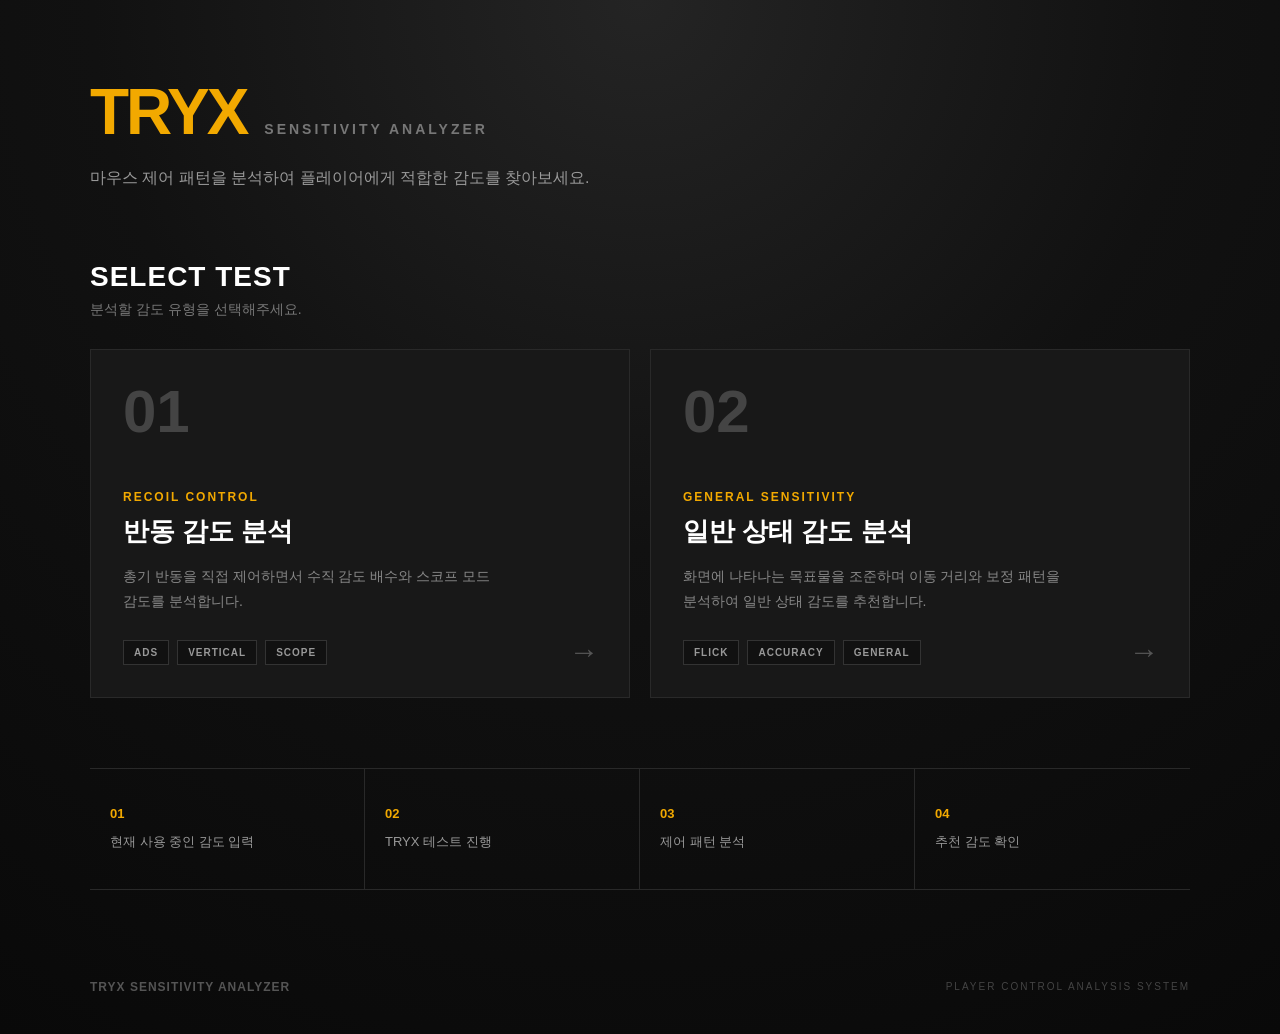
<file: index.html>
<!DOCTYPE html>
<html lang="ko">
<head>
    <meta charset="UTF-8">
    <meta name="viewport" content="width=device-width, initial-scale=1.0">
    <title>TRYX Sensitivity Analyzer</title>
    <link rel="stylesheet" href="./css/main.css">
</head>
<body>
    <main id="wrap">
        <header class="main_header">
            <div class="logo">
                <h1>TRYX</h1>
                <span>SENSITIVITY ANALYZER</span>
            </div>
            <p class="main_description">
                마우스 제어 패턴을 분석하여
                플레이어에게 적합한 감도를 찾아보세요.
            </p>
        </header>
        <section class="test_select">
            <h2>
                SELECT TEST
            </h2>
            <p class="select_description">
                분석할 감도 유형을 선택해주세요.
            </p>
            <div class="test_card_wrap">
                <a href="./recoil.html" class="test_card">
                    <div class="test_card_number">
                        01
                    </div>
                    <div class="test_card_content">
                        <span class="test_type">
                            RECOIL CONTROL
                        </span>
                        <h3>반동 감도 분석</h3>
                        <p>
                            총기 반동을 직접 제어하면서
                            수직 감도 배수와 스코프 모드 감도를
                            분석합니다.
                        </p>
                        <div class="test_target">
                            <span>ADS</span>
                            <span>VERTICAL</span>
                            <span>SCOPE</span>
                        </div>
                    </div>
                    <div class="test_card_arrow">
                        →
                    </div>
                </a>
                <a href="./general.html" class="test_card">
                    <div class="test_card_number">
                        02
                    </div>
                    <div class="test_card_content">
                        <span class="test_type">
                            GENERAL SENSITIVITY
                        </span>
                        <h3>일반 상태 감도 분석</h3>
                        <p>
                            화면에 나타나는 목표물을 조준하며
                            이동 거리와 보정 패턴을 분석하여
                            일반 상태 감도를 추천합니다.
                        </p>
                        <div class="test_target">
                            <span>FLICK</span>
                            <span>ACCURACY</span>
                            <span>GENERAL</span>
                        </div>
                    </div>
                    <div class="test_card_arrow">
                        →
                    </div>
                </a>
            </div>
        </section>
        <section class="main_info">
            <div>
                <strong>01</strong>
                <span>현재 사용 중인 감도 입력</span>
            </div>
            <div>
                <strong>02</strong>
                <span>TRYX 테스트 진행</span>
            </div>
            <div>
                <strong>03</strong>
                <span>제어 패턴 분석</span>
            </div>
            <div>
                <strong>04</strong>
                <span>추천 감도 확인</span>
            </div>
        </section>
        <footer>
            <p>TRYX SENSITIVITY ANALYZER</p>
            <span>PLAYER CONTROL ANALYSIS SYSTEM</span>
        </footer>
    </main>    
</body>
</html>
</file>
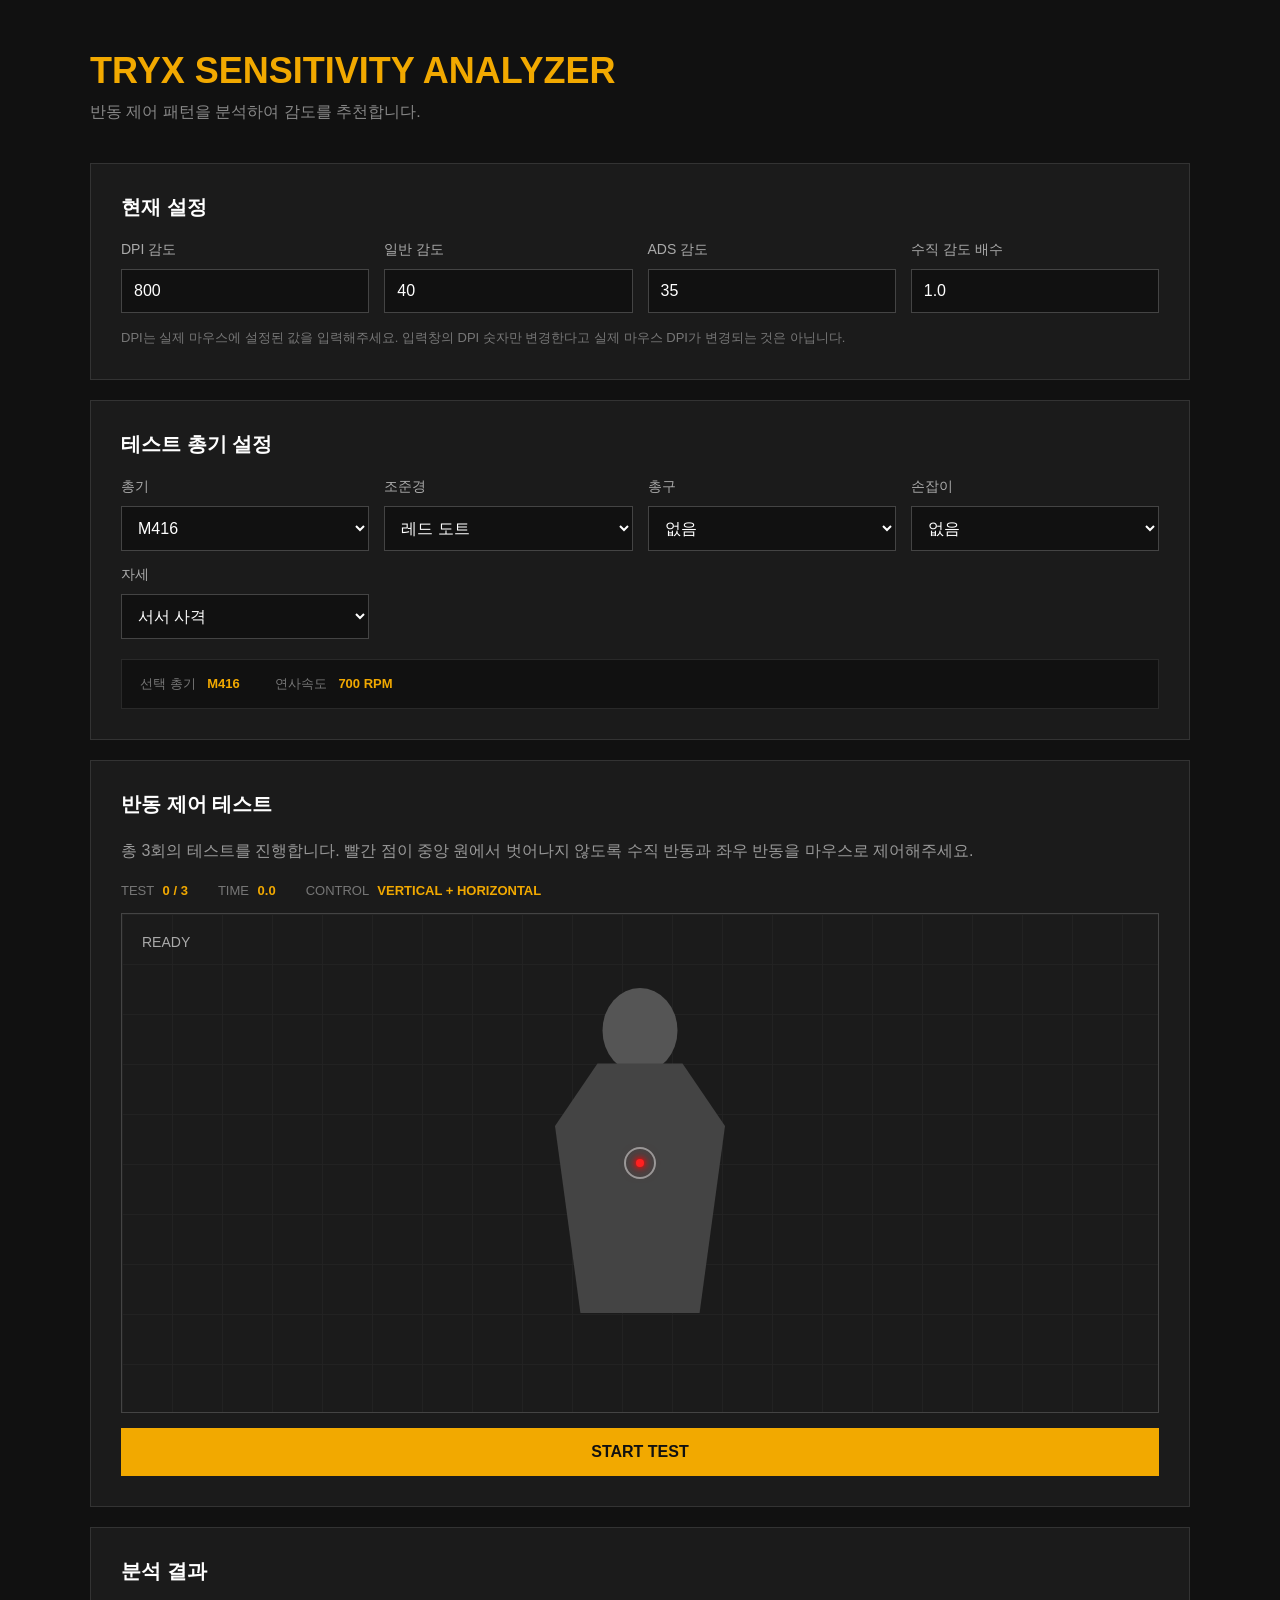
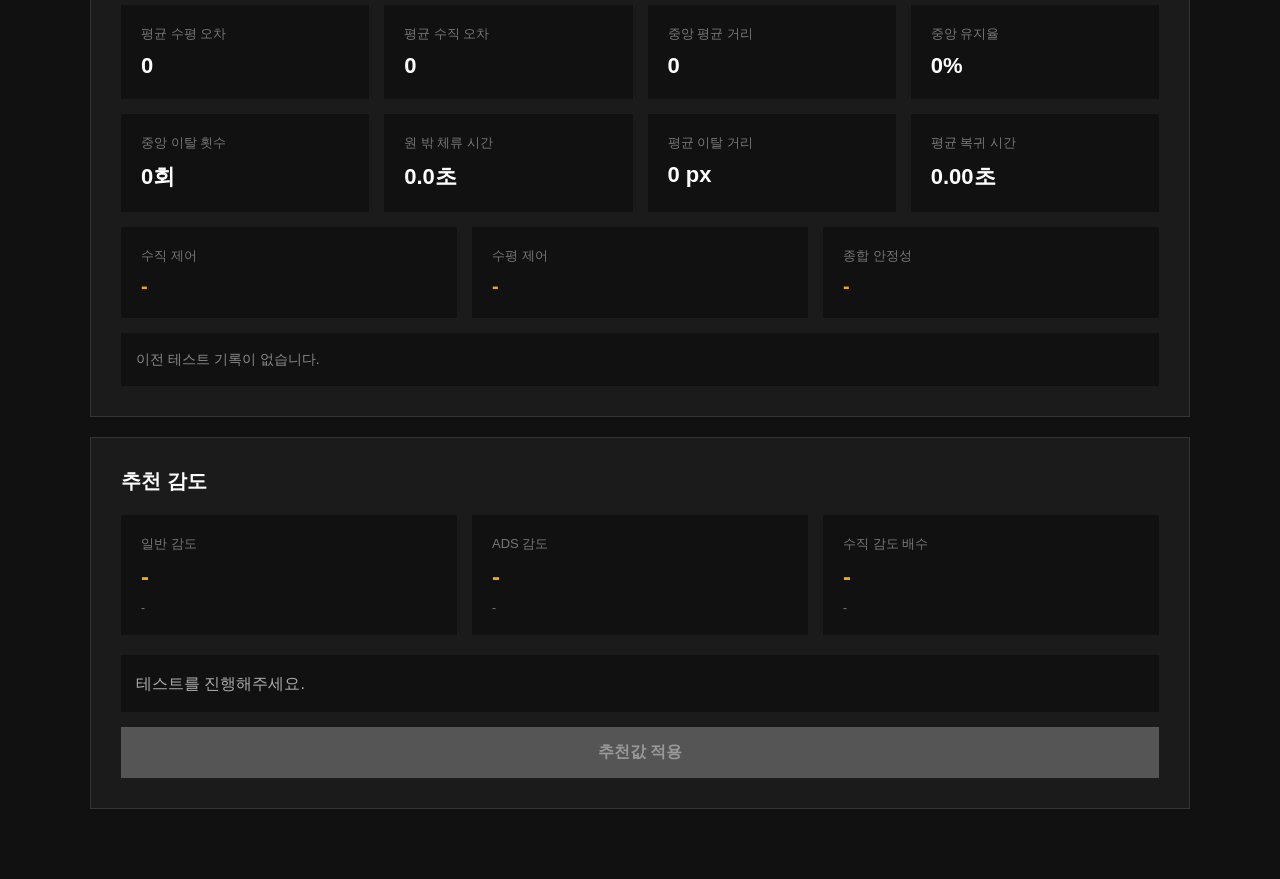
<file: html/index.html>
<!DOCTYPE html>
<html lang="ko">
<head>
    <meta charset="UTF-8">
    <meta name="viewport" content="width=device-width, initial-scale=1.0">
    <title>TRYX Sensitivity Analyzer</title>
    <link rel="stylesheet" href="/css/style.css">
    <script src="/js/script.js" defer></script>
</head>
<body>
<div id="wrap">
    <header>
        <h1>TRYX SENSITIVITY ANALYZER</h1>
        <p>반동 제어 패턴을 분석하여 감도를 추천합니다.</p>
    </header>
    <main>
        <!-- 현재 설정 -->
        <section class="setting">
            <h2>현재 설정</h2>
            <div class="setting_grid">
                <label>
                    DPI 감도
                    <input type="number" id="dpi" value="800" min="100" max="10000">
                </label>
                <label>
                    일반 감도
                    <input type="number" id="general" value="40" min="0" max="100">
                </label>
                <label>
                    ADS 감도
                    <input type="number" id="ads" value="35" min="1" max="100">
                </label>
                <label>
                    수직 감도 배수
                    <input type="number" id="vertical" value="1.0" min="0.1" max="2" step="0.01">
                </label>
            </div>
            <p class="setting_note">
                DPI는 실제 마우스에 설정된 값을 입력해주세요.
                입력창의 DPI 숫자만 변경한다고 실제 마우스 DPI가 변경되는 것은 아닙니다.
            </p>
        </section>
        <!-- 총기 설정 -->
        <section class="weapon_setting">
            <h2>테스트 총기 설정</h2>
            <div class="weapon_grid">
                <label>
                    총기
                    <select id="weapon">
                        <option value="m416">M416</option>
                        <option value="beryl">Beryl M762</option>
                        <option value="aug">AUG</option>
                        <option value="ace32">ACE32</option>
                        <option value="akm">AKM</option>
                    </select>
                </label>
                <label>
                    조준경
                    <select id="sight">
                        <option value="redDot">레드 도트</option>
                        <option value="holo">홀로그램</option>
                        <option value="2x">2배율</option>
                        <option value="3x">3배율</option>
                        <option value="4x">4배율</option>
                        <option value="6x">6배율</option>
                    </select>
                </label>
                <label>
                    총구
                    <select id="muzzle">
                        <option value="none">없음</option>
                        <option value="compensator">보정기</option>
                        <option value="muzzleBrake">제동기</option>
                        <option value="flashHider">소염기</option>
                        <option value="suppressor">소음기</option>
                    </select>
                </label>
                <label>
                    손잡이
                    <select id="grip">
                        <option value="none">없음</option>
                        <option value="vertical">수직 손잡이</option>
                        <option value="tilted">틸티드 그립</option>
                        <option value="half">하프 그립</option>
                        <option value="thumb">엄지 그립</option>
                    </select>
                </label>
                <label>
                    자세
                    <select id="stance">
                        <option value="stand">서서 사격</option>
                        <option value="crouch">앉아서 사격</option>
                    </select>
                </label>
            </div>
            <div class="weapon_info">
                <span>
                    선택 총기
                    <strong id="selectedWeapon">M416</strong>
                </span>
                <span>
                    연사속도
                    <strong id="weaponRPM">700 RPM</strong>
                </span>
            </div>
        </section>
        <!-- 반동 테스트 -->
        <section class="test" id="testSection">
            <h2>반동 제어 테스트</h2>
            <p class="description">
                총 3회의 테스트를 진행합니다.
                빨간 점이 중앙 원에서 벗어나지 않도록
                수직 반동과 좌우 반동을 마우스로 제어해주세요.
            </p>
            <div class="test_info">
                <span>
                    TEST
                    <strong id="roundText">0 / 3</strong>
                </span>
                <span>
                    TIME
                    <strong id="timeText">0.0</strong>
                </span>
                <span>
                    CONTROL
                    <strong>VERTICAL + HORIZONTAL</strong>
                </span>
            </div>
            <div id="aimArea">
                <div id="target">
                    <div class="target_head"></div>
                    <div class="target_body"></div>
                    <!-- 실제 JS 판정 기준과 정확히 같은 원 -->
                    <div class="target_center"></div>
                </div>
                <div id="redDot"></div>
                <div id="status">
                    READY
                </div>
            </div>
            <button id="startBtn">
                START TEST
            </button>
        </section>
        <!-- 분석 결과 -->
        <section class="result">
            <h2>분석 결과</h2>
            <div class="result_grid">
                <div>
                    <span>평균 수평 오차</span>
                    <strong id="resultX">0</strong>
                </div>
                <div>
                    <span>평균 수직 오차</span>
                    <strong id="resultY">0</strong>
                </div>
                <div>
                    <span>중앙 평균 거리</span>
                    <strong id="averageDistance">0</strong>
                </div>
                <div>
                    <span>중앙 유지율</span>
                    <strong id="centerRate">0%</strong>
                </div>
            </div>
            <!-- 중앙 이탈 분석 -->
            <div class="detail_grid">
                <div>
                    <span>중앙 이탈 횟수</span>
                    <strong id="escapeCount">0회</strong>
                </div>
                <div>
                    <span>원 밖 체류 시간</span>
                    <strong id="outsideTime">0.0초</strong>
                </div>
                <div>
                    <span>평균 이탈 거리</span>
                    <strong id="outsideDistance">0 px</strong>
                </div>
                <div>
                    <span>평균 복귀 시간</span>
                    <strong id="returnTime">0.00초</strong>
                </div>
            </div>
            <!-- 제어 분석 -->
            <div class="control_result">
                <div>
                    <span>수직 제어</span>
                    <strong id="verticalControl">-</strong>
                </div>

                <div>
                    <span>수평 제어</span>
                    <strong id="horizontalControl">-</strong>
                </div>

                <div>
                    <span>종합 안정성</span>
                    <strong id="stability">-</strong>
                </div>
            </div>
            <p id="comparison">
                이전 테스트 기록이 없습니다.
            </p>
        </section>
        <!-- 추천 감도 -->
        <section class="recommend">
            <h2>추천 감도</h2>
            <div class="recommend_grid">
                <div>
                    <span>일반 감도</span>
                    <strong id="recommendGeneral">-</strong>
                    <small id="recommendGeneralState">-</small>
                </div>
                <div>
                    <span>ADS 감도</span>
                    <strong id="recommendADS">-</strong>
                    <small id="recommendADSState">-</small>
                </div>
                <div>
                    <span>수직 감도 배수</span>
                    <strong id="recommendVertical">-</strong>
                    <small id="recommendVerticalState">-</small>
                </div>
            </div>
            <p id="feedback">
                테스트를 진행해주세요.
            </p>
            <button id="applyRecommendBtn" disabled>
                추천값 적용
            </button>
        </section>
    </main>
</div>
</body>
</html>
</file>
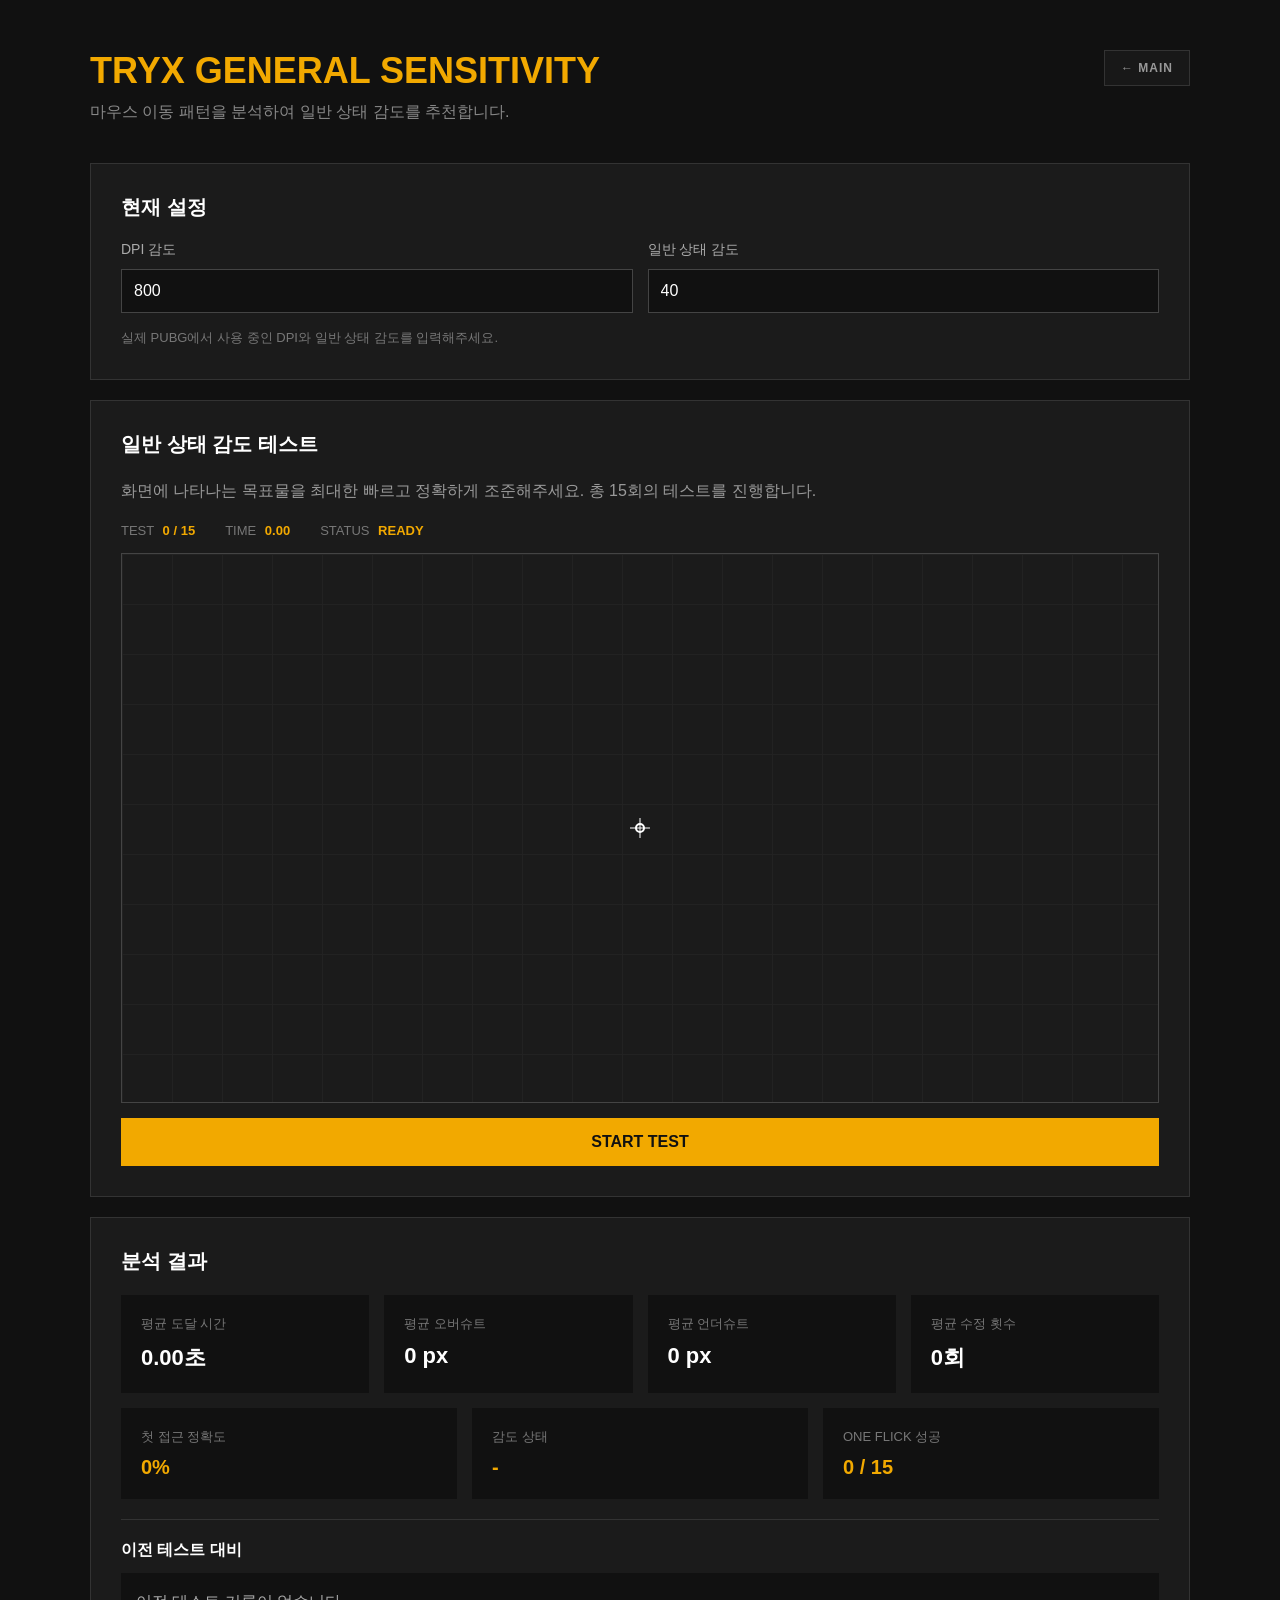
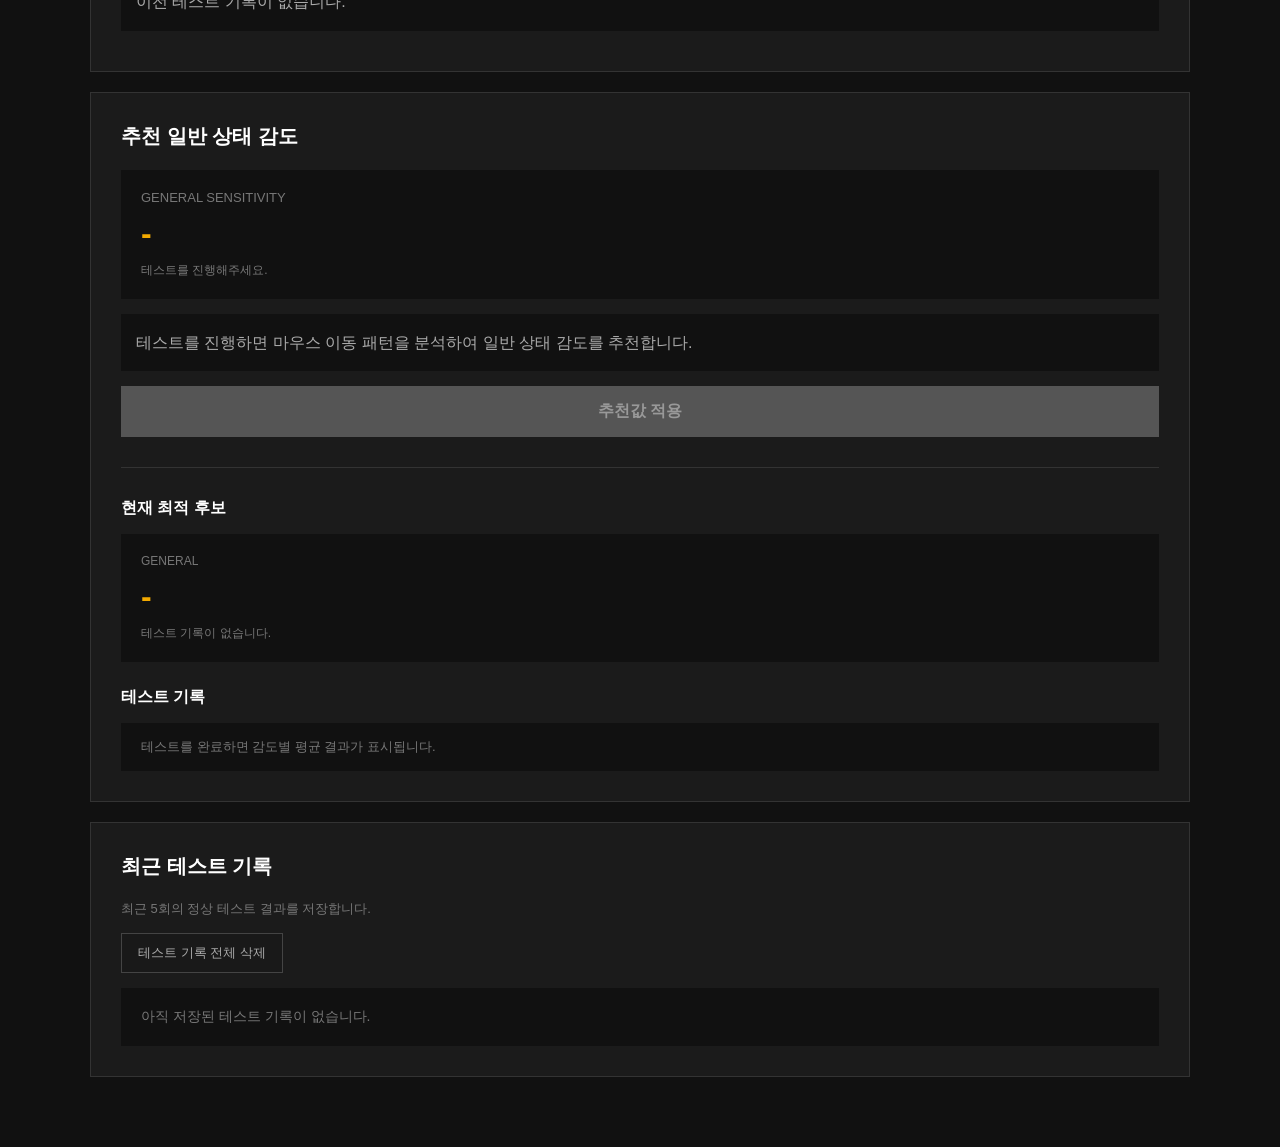
<file: general.html>
<!DOCTYPE html>
<html lang="ko">
<head>
    <meta charset="UTF-8">
    <meta name="viewport" content="width=device-width, initial-scale=1.0">
    <title>TRYX General Sensitivity</title>
    <link rel="stylesheet" href="./css/general.css">
    <script src="./js/general.js" defer></script>
</head>
<body>
    <div id="wrap">
        <header class="page_header">
            <div class="page_header_text">
                <h1>TRYX GENERAL SENSITIVITY</h1>
                <p>마우스 이동 패턴을 분석하여 일반 상태 감도를 추천합니다.</p>
            </div>
            <a href="./index.html" class="home_btn">← MAIN</a>
        </header>
        <main>
            <section class="setting">
                <h2>현재 설정</h2>
                <div class="setting_grid">
                    <label>
                        DPI 감도
                        <input type="number" id="dpi" value="800" min="100" max="10000">
                    </label>
                    <label>
                        일반 상태 감도
                        <input type="number" id="general" value="40" min="0" max="100">
                    </label>
                </div>
                <p class="setting_note">
                    실제 PUBG에서 사용 중인 DPI와 일반 상태 감도를 입력해주세요.
                </p>
            </section>
            <section class="test" id="testSection">
                <h2>일반 상태 감도 테스트</h2>
                <p class="description">
                    화면에 나타나는 목표물을 최대한 빠르고 정확하게 조준해주세요.
                    총 15회의 테스트를 진행합니다.
                </p>
                <div class="test_info">
                    <span>
                        TEST
                        <strong id="roundText">0 / 15</strong>
                    </span>
                    <span>
                        TIME
                        <strong id="timeText">0.00</strong>
                    </span>
                    <span>
                        STATUS
                        <strong id="statusText">READY</strong>
                    </span>
                </div>
                <div id="aimArea">
                    <div id="crosshair"></div>
                    <div id="target"></div>
                    <div id="countdownOverlay"></div>
                </div>
                <button id="startBtn">START TEST</button>
            </section>
            <section class="result">
                <h2>분석 결과</h2>
                <div class="result_grid">
                    <div>
                        <span>평균 도달 시간</span>
                        <strong id="averageTime">0.00초</strong>
                    </div>
                    <div>
                        <span>평균 오버슈트</span>
                        <strong id="averageOvershoot">0 px</strong>
                    </div>
                    <div>
                        <span>평균 언더슈트</span>
                        <strong id="averageUndershoot">0 px</strong>
                    </div>
                    <div>
                        <span>평균 수정 횟수</span>
                        <strong id="averageCorrection">0회</strong>
                    </div>
                </div>
                <div class="control_result">
                    <div>
                        <span>첫 접근 정확도</span>
                        <strong id="firstAccuracy">0%</strong>
                    </div>
                    <div>
                        <span>감도 상태</span>
                        <strong id="sensitivityState">-</strong>
                    </div>
                    <div>
                        <span>ONE FLICK 성공</span>
                        <strong id="oneFlickSuccessCount">0 / 15</strong>
                    </div>
                </div>
                <div class="general_comparison">
                    <h3>이전 테스트 대비</h3>
                    <p id="generalComparisonSummary">이전 테스트 기록이 없습니다.</p>
                    <div id="generalComparisonGrid" class="general_comparison_grid"></div>
                </div>
            </section>
            <section class="recommend">
                <h2>추천 일반 상태 감도</h2>
                <div class="recommend_box">
                    <span>GENERAL SENSITIVITY</span>
                    <strong id="recommendGeneral">-</strong>
                    <small id="recommendState">테스트를 진행해주세요.</small>
                </div>
                <p id="feedback">
                    테스트를 진행하면 마우스 이동 패턴을 분석하여 일반 상태 감도를 추천합니다.
                </p>
                <button id="applyRecommendBtn" disabled>추천값 적용</button>
                <div class="sensitivity_history">
                    <h3>현재 최적 후보</h3>
                    <div class="best_candidate">
                        <span>GENERAL</span>
                        <strong id="bestSensitivity">-</strong>
                        <small id="bestSensitivityState">테스트 기록이 없습니다.</small>
                    </div>
                    <h3>테스트 기록</h3>
                    <div id="sensitivityHistoryList" class="history_list">
                        <p class="history_empty">테스트를 완료하면 감도별 평균 결과가 표시됩니다.</p>
                    </div>
                </div>
            </section>
            <section class="recent_history">
                <h2>최근 테스트 기록</h2>
                <p class="recent_history_note">최근 5회의 정상 테스트 결과를 저장합니다.</p>
                <button id="clearGeneralHistoryBtn">테스트 기록 전체 삭제</button>
                <div id="generalHistoryList">
                    <p class="recent_history_empty">아직 저장된 테스트 기록이 없습니다.</p>
                </div>
            </section>
        </main>
    </div>
</body>
</html>
</file>
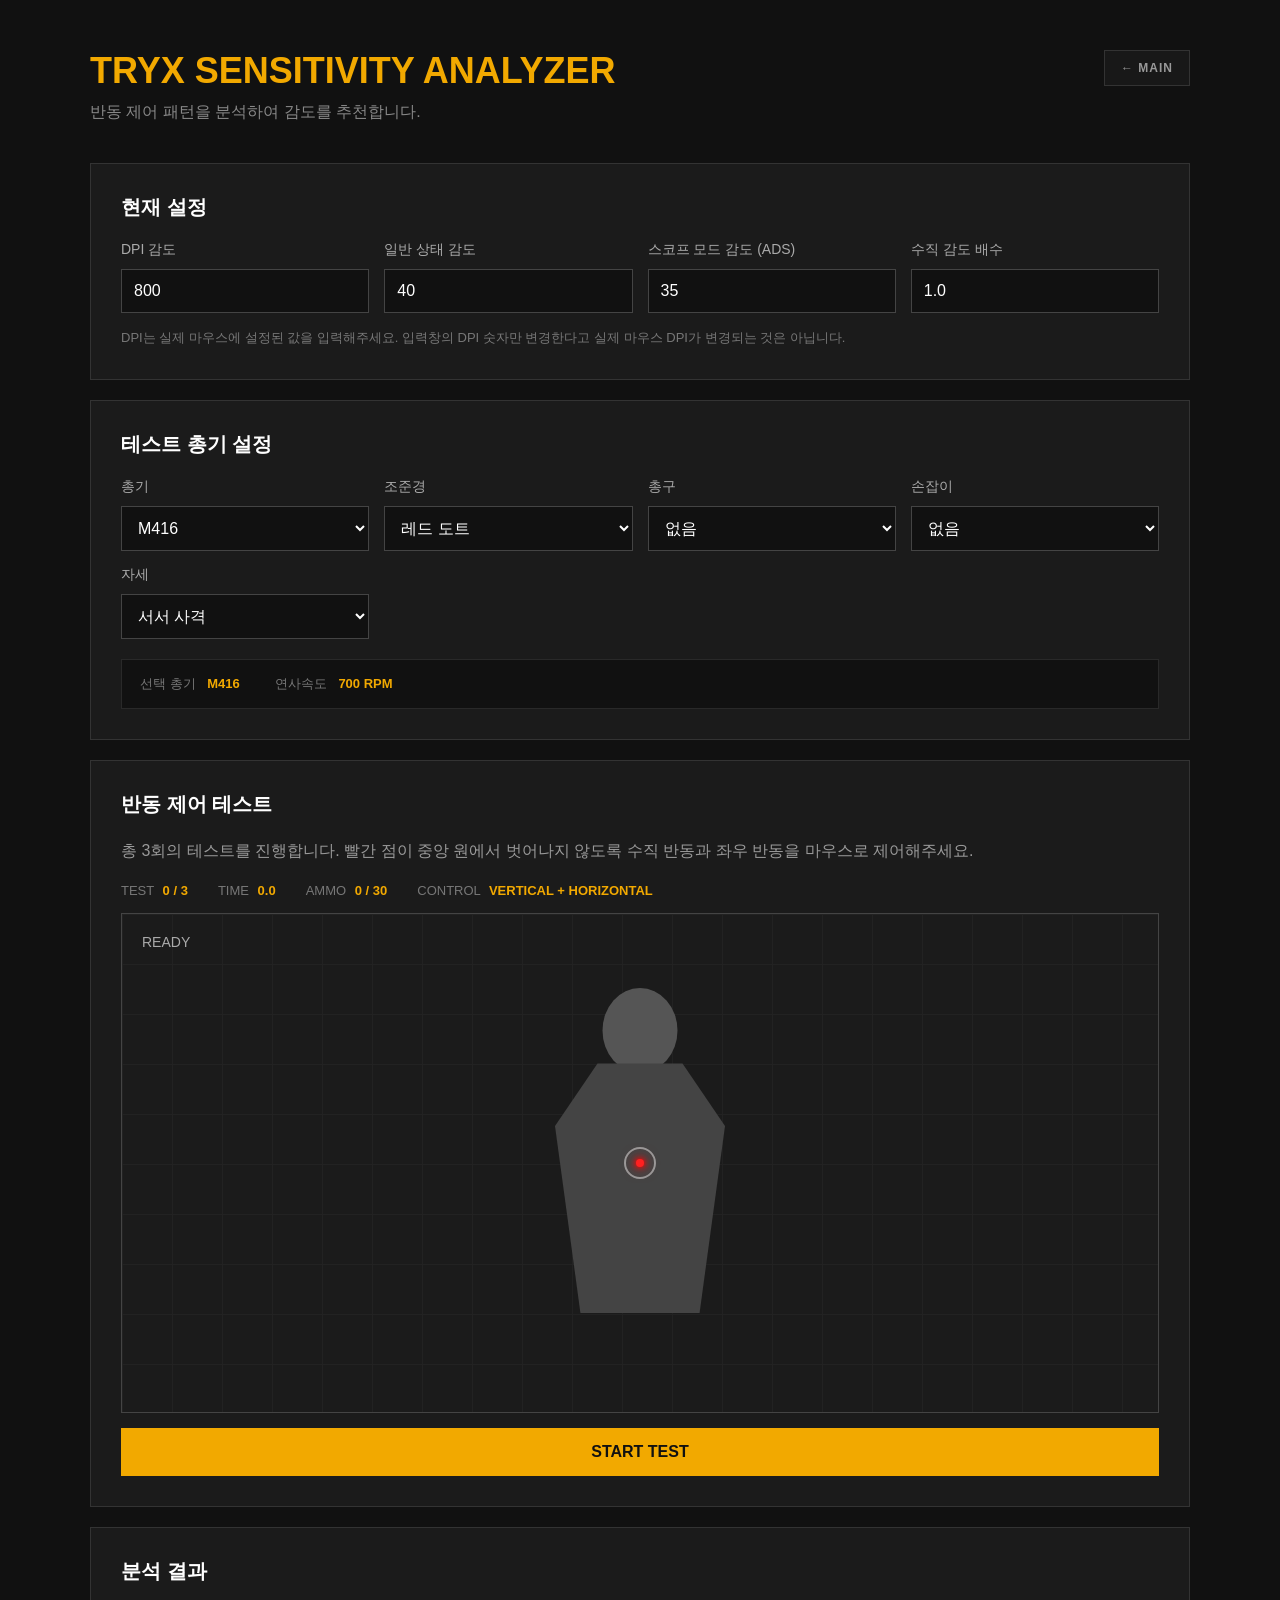
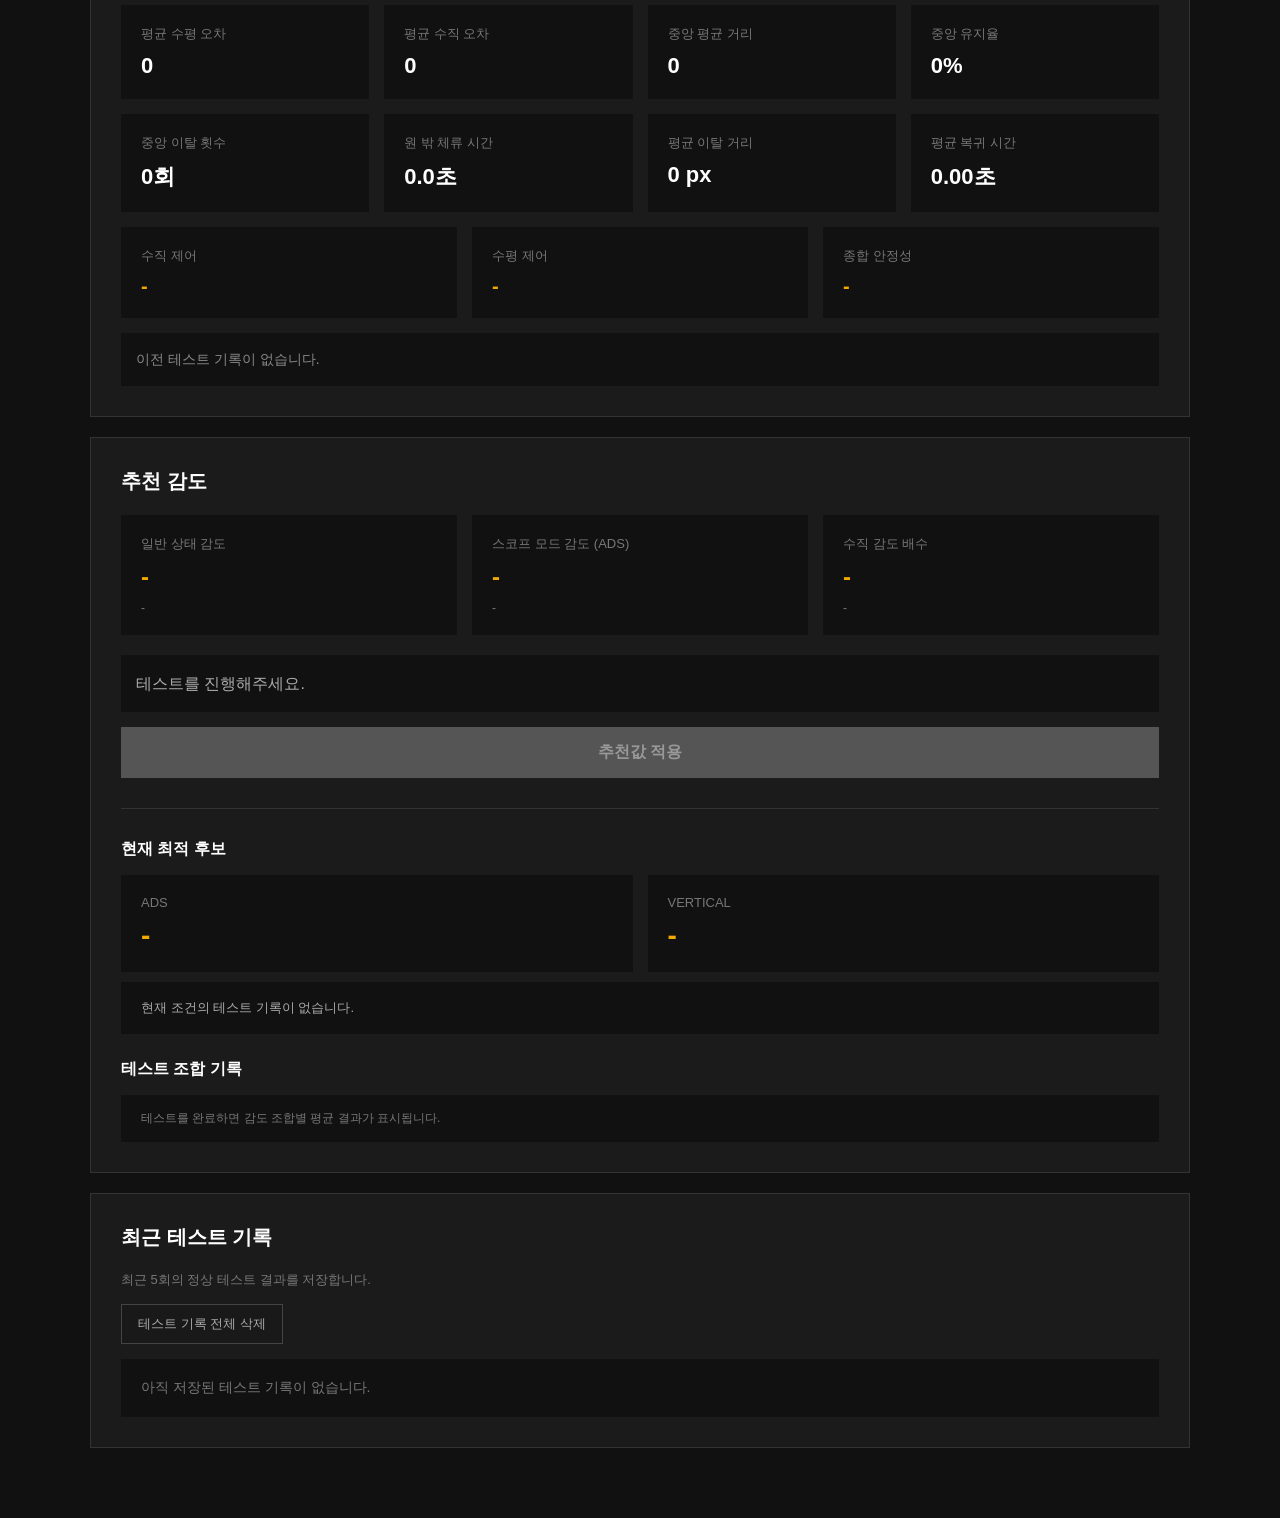
<file: recoil.html>
<!DOCTYPE html>
<html lang="ko">
<head>
    <meta charset="UTF-8">
    <meta name="viewport" content="width=device-width, initial-scale=1.0">
    <title>TRYX Sensitivity Analyzer</title>
    <link rel="stylesheet" href="./css/recoil.css">
    <script src="./js/recoil.js" defer></script>
</head>
<body>
<div id="wrap">
    <header class="page_header">
        <div class="page_header_text">
            <h1>TRYX SENSITIVITY ANALYZER</h1>
            <p>반동 제어 패턴을 분석하여 감도를 추천합니다.</p>
        </div>
        <a href="./index.html" class="home_btn">← MAIN</a>
    </header>
    <main>
        <!-- 현재 설정 -->
        <section class="setting">
            <h2>현재 설정</h2>
            <div class="setting_grid">
                <label>
                    DPI 감도
                    <input type="number" id="dpi" value="800" min="100" max="10000">
                </label>
                <label>
                    일반 상태 감도
                    <input type="number" id="general" value="40" min="0" max="100">
                </label>
                <label>
                    스코프 모드 감도 (ADS)
                    <input type="number" id="ads" value="35" min="1" max="100">
                </label>
                <label>
                    수직 감도 배수
                    <input type="number" id="vertical" value="1.0" min="0.1" max="2" step="0.01">
                </label>
            </div>
            <p class="setting_note">
                DPI는 실제 마우스에 설정된 값을 입력해주세요.
                입력창의 DPI 숫자만 변경한다고 실제 마우스 DPI가 변경되는 것은 아닙니다.
            </p>
        </section>
        <!-- 총기 설정 -->
        <section class="weapon_setting">
            <h2>테스트 총기 설정</h2>
            <div class="weapon_grid">
                <label>
                    총기
                    <select id="weapon">
                        <option value="m416">M416</option>
                        <option value="beryl">Beryl M762</option>
                        <option value="aug">AUG</option>
                        <option value="ace32">ACE32</option>
                        <option value="akm">AKM</option>
                    </select>
                </label>
                <label>
                    조준경
                    <select id="sight">
                        <option value="redDot">레드 도트</option>
                        <option value="holo">홀로그램</option>
                        <option value="2x">2배율</option>
                        <option value="3x">3배율</option>
                        <option value="4x">4배율</option>
                        <option value="6x">6배율</option>
                    </select>
                </label>
                <label>
                    총구
                    <select id="muzzle">
                        <option value="none">없음</option>
                        <option value="compensator">보정기</option>
                        <option value="muzzleBrake">제동기</option>
                        <option value="flashHider">소염기</option>
                        <option value="suppressor">소음기</option>
                    </select>
                </label>
                <label>
                    손잡이
                    <select id="grip">
                        <option value="none">없음</option>
                        <option value="vertical">수직 손잡이</option>
                        <option value="tilted">틸티드 그립</option>
                        <option value="half">하프 그립</option>
                        <option value="thumb">엄지 그립</option>
                    </select>
                </label>
                <label>
                    자세
                    <select id="stance">
                        <option value="stand">서서 사격</option>
                        <option value="crouch">앉아서 사격</option>
                    </select>
                </label>
            </div>
            <div class="weapon_info">
                <span>
                    선택 총기
                    <strong id="selectedWeapon">M416</strong>
                </span>
                <span>
                    연사속도
                    <strong id="weaponRPM">700 RPM</strong>
                </span>
            </div>
        </section>
        <!-- 반동 테스트 -->
        <section class="test" id="testSection">
            <h2>반동 제어 테스트</h2>
            <p class="description">
                총 3회의 테스트를 진행합니다.
                빨간 점이 중앙 원에서 벗어나지 않도록
                수직 반동과 좌우 반동을 마우스로 제어해주세요.
            </p>
            <div class="test_info">
                <span>
                    TEST
                    <strong id="roundText">0 / 3</strong>
                </span>
                <span>
                    TIME
                    <strong id="timeText">0.0</strong>
                </span>
                <span>
                    AMMO
                    <strong id="ammoText">0 / 30</strong>
                </span>
                <span>
                    CONTROL
                    <strong>VERTICAL + HORIZONTAL</strong>
                </span>
            </div>
            <div id="aimArea">
                <div id="target">
                    <div class="target_head"></div>
                    <div class="target_body"></div>
                    <!-- 실제 JS 판정 기준과 정확히 같은 원 -->
                    <div class="target_center"></div>
                </div>
                <div id="redDot"></div>
                <div id="status">
                    READY
                </div>
                <div id="countdownOverlay"></div>
            </div>
            <button id="startBtn">
                START TEST
            </button>
        </section>
        <!-- 분석 결과 -->
        <section class="result">
            <h2>분석 결과</h2>
            <div class="result_grid">
                <div>
                    <span>평균 수평 오차</span>
                    <strong id="resultX">0</strong>
                </div>
                <div>
                    <span>평균 수직 오차</span>
                    <strong id="resultY">0</strong>
                </div>
                <div>
                    <span>중앙 평균 거리</span>
                    <strong id="averageDistance">0</strong>
                </div>
                <div>
                    <span>중앙 유지율</span>
                    <strong id="centerRate">0%</strong>
                </div>
            </div>
            <!-- 중앙 이탈 분석 -->
            <div class="detail_grid">
                <div>
                    <span>중앙 이탈 횟수</span>
                    <strong id="escapeCount">0회</strong>
                </div>
                <div>
                    <span>원 밖 체류 시간</span>
                    <strong id="outsideTime">0.0초</strong>
                </div>
                <div>
                    <span>평균 이탈 거리</span>
                    <strong id="outsideDistance">0 px</strong>
                </div>
                <div>
                    <span>평균 복귀 시간</span>
                    <strong id="returnTime">0.00초</strong>
                </div>
            </div>
            <!-- 제어 분석 -->
            <div class="control_result">
                <div>
                    <span>수직 제어</span>
                    <strong id="verticalControl">-</strong>
                </div>

                <div>
                    <span>수평 제어</span>
                    <strong id="horizontalControl">-</strong>
                </div>

                <div>
                    <span>종합 안정성</span>
                    <strong id="stability">-</strong>
                </div>
            </div>
            <p id="comparison">
                이전 테스트 기록이 없습니다.
            </p>
        </section>
        <!-- 추천 감도 -->
        <section class="recommend">
            <h2>추천 감도</h2>
            <div class="recommend_grid">
                <div>
                    <span>일반 상태 감도</span>
                    <strong id="recommendGeneral">-</strong>
                    <small id="recommendGeneralState">-</small>
                </div>
                <div>
                    <span>스코프 모드 감도 (ADS)</span>
                    <strong id="recommendADS">-</strong>
                    <small id="recommendADSState">-</small>
                </div>
                <div>
                    <span>수직 감도 배수</span>
                    <strong id="recommendVertical">-</strong>
                    <small id="recommendVerticalState">-</small>
                </div>
            </div>
            <p id="feedback">
                테스트를 진행해주세요.
            </p>
            <button id="applyRecommendBtn" disabled>
                추천값 적용
            </button>
            <div class="recoil_candidate_history">
                <h3>현재 최적 후보</h3>
                <div class="recoil_best_candidate">
                    <div>
                        <span id="bestAimSensitivityLabel">ADS</span>
                        <strong id="bestAimSensitivity">-</strong>
                    </div>
                    <div>
                        <span>VERTICAL</span>
                        <strong id="bestVerticalSensitivity">-</strong>
                    </div>
                </div>
                <p id="bestRecoilCandidateState" class="recoil_candidate_state">
                    현재 조건의 테스트 기록이 없습니다.
                </p>
                <h3>테스트 조합 기록</h3>
                <div id="recoilCandidateList" class="recoil_candidate_list">
                    <p class="recoil_candidate_empty">
                        테스트를 완료하면 감도 조합별 평균 결과가 표시됩니다.
                    </p>
                </div>
            </div>
        </section>
        <!-- 테스트 기록 -->
        <section class="history">
            <h2>최근 테스트 기록</h2>
            <p class="history_note">
                최근 5회의 정상 테스트 결과를 저장합니다.
            </p>
            <button id="clearHistoryBtn">
                테스트 기록 전체 삭제
            </button>
            <div id="historyList">
                <p class="history_empty">
                    아직 저장된 테스트 기록이 없습니다.
                </p>
            </div>
        </section>
    </main>
</div>
</body>
</html>
</file>
<file: css/main.css>
*{
    margin : 0;
    padding : 0;
    box-sizing: border-box;
}

html,body {
    width : 100%;
    min-height: 100%;
}

body {
    background: radial-gradient(
        circle at top,
        #242424 0%,
        #111 45%,
        #090909 100%   
    );
    color : #fff;
    font-family: Arial, "Noto Sans KR", sans-serif;
}

a {
    color : inherit;
    text-decoration: none;
}

#wrap { 
    width: 1100px; 
    max-width: calc(100% - 40px); 
    min-height: 100vh; 
    margin: 0 auto; 
    padding: 80px 0 40px; 
}

.main_header {
    margin-bottom : 70px;
}

.logo {
    display : flex;
    align-items: flex-end;
    gap : 18px;
    margin-bottom : 20px;
}

.logo h1 {
    color : #f2a900;
    font-size: 64px;
    line-height: 1;
    letter-spacing: -3px;
}

.logo span {
    margin-bottom : 7px;
    color : #777;
    font-size : 14px;
    font-weight: bold;
    letter-spacing : 3px;
}

.main_description {
    max-width: 550px;
    color : #999;
    font-size : 16px;
    line-height: 1.7;
}

.test_select {
    margin-bottom : 70px;
}

.test_select > h2 {
    margin-bottom : 8px;
    color : #fff;
    font-size : 28px;
    letter-spacing: 1px;
}

.select_description {
    margin-bottom : 30px;
    color : #777;
    font-size : 14px;
}

.test_card_wrap {
    display : grid;
    grid-template-columns: repeat(2, 1fr);
    gap : 20px;
}

.test_card {
    position: relative;
    min-height: 330px;
    padding : 32px;
    display : flex;
    flex-direction: column;
    background: #181818;
    border : 1px solid #292929;
    overflow: hidden;
    transition:
        transform 0.25s,
        border-color 0.25s,
        background 0.25s;
}

.test_card::before {
    content : "";
    position: absolute;
    left : 0;
    top : 0;
    width : 4px;
    height: 100%;
    background: #f2a900;
    transform: scaleY(0);
    transform-origin: bottom;
    transition: transform 0.25s;
}

.test_card:hover {
    transform: translateY(-6px);
    border-color : rgba(242, 169, 0, 0.55);
    background: #1d1d1d;
}

.test_card:hover::before {
    transform: scaleY(1);
}

.test_card_number {
    margin-bottom : 45px;
    color : #444;
    font-size: 60px;
    font-weight: bold;
    line-height: 1;
    transition: color 0.25s;
}

.test_card:hover
.test_card_number {
    color: rgba(242, 169, 0, 0.35);
}

.test_card_content {
    flex: 1;
}

.test_type {
    display: inline-block;
    margin-bottom: 10px;
    color: #f2a900;
    font-size: 12px;
    font-weight: bold;
    letter-spacing: 2px;
}

.test_card_content h3 {
    margin-bottom: 15px;
    font-size: 26px;
}

.test_card_content p {
    max-width: 380px;
    color: #888;
    font-size: 14px;
    line-height: 1.8;
}

.test_target {
    display: flex;
    gap: 8px;
    margin-top: 25px;
}

.test_target span {
    padding : 6px 10px;
    color: #999;
    background: #111;
    border: 1px solid #333;
    font-size: 10px;
    font-weight: bold;
    letter-spacing: 1px;
}

.test_card_arrow {
    position: absolute;
    right: 30px;
    bottom: 28px;
    color: #555;
    font-size: 30px;
    transition: color 0.25s, transform 0.25s;
}

.test_card:hover
.test_card_arrow {
    color: #f2a900;
    transform: translateX(6px);
}

.main_info {
    display: grid;
    grid-template-columns: repeat(4, 1fr);
    margin-bottom: 70px;
    border-top: 1px solid #292929;
    border-bottom: 1px solid #292929;
}

.main_info > div {
    min-height: 120px;
    padding: 25px 20px;
    display: flex;
    flex-direction: column;
    justify-content: center;
    border-right: 1px solid #292929;
}

.main_info > div:last-child {
    border-right: 0;
}

.main_info strong {
    margin-bottom: 12px;
    color: #f2a900;
    font-size: 13px;
}

.main_info span {
    color: #999;
    font-size: 13px;
}

footer {
    display: flex;
    justify-content: space-between;
    align-items: center;
    padding-top: 20px;
}

footer p {
    color: #555;
    font-size: 12px;
    font-weight: bold;
    letter-spacing: 1px;
}

footer span {
    color: #444;
    font-size: 10px;
    letter-spacing: 2px;
}

@media (
    max-width: 800px
) {
    #wrap {
        padding-top: 50px;
    }

    .logo {
        display: block;
    }

    .logo h1 {
        font-size: 52px;
    }

    .logo span {
        display: block;
        margin-top: 10px;
    }

    .test_card_wrap {
        grid-template-columns: 1fr;
    }

    .main_info {
        grid-template-columns: repeat(2, 1fr);
    }

    .main_info > div:nth-child(2) {
        border-right: 0;
    }

    .main_info > div:nth-child(-n+2) {
        border-bottom: 1px solid #292929;
    }

}

@media (
    max-width: 520px
) {
    #wrap {
        max-width: calc(100% - 30px);
        padding-top: 35px;
    }

    .main_header {
        margin-bottom: 50px;
    }

    .logo h1 {
        font-size: 44px;
    }

    .main_description {
        font-size: 14px;
    }

    .test_select > h2 {
        font-size: 23px;
    }

    .test_card {
        min-height: 300px;
        padding: 25px;
    }

    .test_card_number {
        margin-bottom: 35px;
        font-size: 48px;
    }

    .test_card_content h3 {
        font-size: 22px;
    }

    .test_card_arrow {
        right: 22px;
        bottom: 22px;
    }

    .main_info {
        grid-template-columns: 1fr;
    }

    .main_info > div {
        min-height: 90px;
        border-right: 0;
        border-bottom: 1px solid #292929;
    }

    .main_info > div:last-child {
        border-bottom: 0;
    }

    footer {
        display: block;
    }

    footer p {
        margin-bottom: 8px;
    }
}
</file>
<file: css/style.css>
* {
    margin: 0;
    padding: 0;
    box-sizing: border-box;
}

body {
    background: #111;
    color: #fff;
    font-family: Arial, sans-serif;
}

#wrap {
    width: 1100px;
    margin: 0 auto;
    padding: 50px 0;
}

/* HEADER */
header {
    margin-bottom: 40px;
}

header h1 {
    font-size: 36px;
    color: #f2a900;
}

header p {
    margin-top: 10px;
    color: #888;
}

/* SECTION */
section {
    padding: 30px;
    margin-bottom: 20px;
    background: #1b1b1b;
    border: 1px solid #333;
}

section h2 {
    margin-bottom: 20px;
    font-size: 20px;
}

/* 현재 감도 */
.setting_grid {
    display: grid;
    grid-template-columns: repeat(auto-fit, minmax(190px, 1fr));
    gap: 15px;
}

.setting label,
.weapon_setting label {
    display: flex;
    flex-direction: column;
    gap: 10px;
    color: #aaa;
    font-size: 14px;
}

.setting input,
.weapon_setting select {
    width: 100%;
    padding: 12px;
    background: #111;
    border: 1px solid #444;
    color: #fff;
    font-size: 16px;
}

.setting input:focus,
.weapon_setting select:focus {
    outline: 1px solid #f2a900;
    border-color: #f2a900;
}

.setting_note {
    margin-top: 15px;
    color: #777;
    font-size: 13px;
    line-height: 1.6;
}

.dynamic_scope_setting input {
    border-color: #725600;
}

.dynamic_scope_setting span {
    color: #f2a900;
}

/* 총기 설정 */
.weapon_grid {
    display: grid;
    grid-template-columns: repeat(auto-fit, minmax(220px, 1fr));
    gap: 15px;
}

.weapon_setting select:disabled {
    background: #191919;
    color: #555;
    cursor: not-allowed;
}

.weapon_info {
    display: flex;
    gap: 35px;
    margin-top: 20px;
    padding: 15px 18px;
    background: #111;
    border: 1px solid #292929;
}

.weapon_info span {
    color: #777;
    font-size: 13px;
}

.weapon_info strong {
    margin-left: 8px;
    color: #f2a900;
}

/* 테스트 */
.description {
    margin-bottom: 20px;
    color: #999;
    line-height: 1.6;
}

.test_info {
    display: flex;
    gap: 30px;
    margin-bottom: 15px;
    flex-wrap: wrap;
}

.test_info span {
    color: #777;
    font-size: 13px;
}

.test_info strong {
    margin-left: 5px;
    color: #f2a900;
}

/* AIM AREA */
#aimArea {
    position: relative;
    width: 100%;
    height: 500px;
    overflow: hidden;
    cursor: none;
    border: 1px solid #444;
    background:
        linear-gradient(#222 1px, transparent 1px),
        linear-gradient(90deg, #222 1px, transparent 1px);
    background-size: 50px 50px;
    user-select: none;
}

#aimArea.testing {
    border-color: #705500;
}

/* 사람 타겟 */
#target {
    position: absolute;
    left: 50%;
    top: 50%;
    width: 180px;
    height: 350px;
    transform: translate(-50%, -50%);
    pointer-events: none;
}

.target_head {
    position: absolute;
    left: 50%;
    top: 0;
    width: 75px;
    height: 85px;
    transform: translateX(-50%);
    background: #555;
    border-radius: 50%;
}

.target_body {
    position: absolute;
    left: 50%;
    top: 75px;
    width: 170px;
    height: 250px;
    transform: translateX(-50%);
    background: #444;
    clip-path: polygon(
        25% 0,
        75% 0,
        100% 25%,
        85% 100%,
        15% 100%,
        0 25%
    );
}

/*
    중요:
    #target 자체가 AIM AREA 중앙에 있으므로
    target_center의 50% / 50%가
    RED DOT의 논리적 0,0과 정확히 일치한다.
*/
.target_center {
    position: absolute;
    left: 50%;
    top: 50%;
    width: 32px;
    height: 32px;
    transform: translate(-50%, -50%);
    border: 2px solid #999;
    border-radius: 50%;
    z-index: 5;
}

/* RED DOT */
#redDot {
    position: absolute;
    left: 50%;
    top: 50%;
    width: 8px;
    height: 8px;
    transform: translate(-50%, -50%);
    background: #ff2020;
    border-radius: 50%;
    box-shadow:
        0 0 5px #ff0000,
        0 0 10px #ff0000,
        0 0 15px rgba(255, 0, 0, 0.5);
    pointer-events: none;
    z-index: 10;
}

#status {
    position: absolute;
    top: 20px;
    left: 20px;
    color: #aaa;
    font-size: 14px;
    z-index: 20;
}

/* BUTTON */
#startBtn,
#applyRecommendBtn {
    width: 100%;
    padding: 15px;
    border: none;
    background: #f2a900;
    color: #111;
    font-size: 16px;
    font-weight: bold;
    cursor: pointer;
}

#startBtn {
    margin-top: 15px;
}

#startBtn:hover,
#applyRecommendBtn:hover {
    background: #ffc238;
}

#startBtn:disabled,
#applyRecommendBtn:disabled {
    background: #555;
    color: #999;
    cursor: not-allowed;
}

/* 분석 결과 */
.result_grid,
.detail_grid {
    display: grid;
    grid-template-columns: repeat(4, 1fr);
    gap: 15px;
}

.detail_grid {
    margin-top: 15px;
}

.result_grid div,
.detail_grid div,
.control_result div,
.recommend_grid div {
    display: flex;
    flex-direction: column;
    gap: 10px;
    padding: 20px;
    background: #111;
}

.result_grid span,
.detail_grid span,
.control_result span,
.recommend_grid span {
    color: #777;
    font-size: 13px;
}

.result_grid strong,
.detail_grid strong {
    font-size: 22px;
}

/* 제어 결과 */
.control_result {
    display: grid;
    grid-template-columns: repeat(3, 1fr);
    gap: 15px;
    margin-top: 15px;
}

.control_result strong {
    color: #f2a900;
    font-size: 20px;
}

#comparison {
    margin-top: 15px;
    padding: 15px;
    background: #111;
    color: #888;
    font-size: 14px;
    line-height: 1.6;
}

/* 추천 */
.recommend_grid {
    display: grid;
    grid-template-columns: repeat(auto-fit, minmax(220px, 1fr));
    gap: 15px;
}

.recommend_grid strong {
    color: #f2a900;
    font-size: 24px;
}

.recommend_grid small {
    color: #777;
    font-size: 12px;
}

#feedback {
    margin-top: 20px;
    padding: 15px;
    background: #111;
    color: #aaa;
    line-height: 1.7;
}

#applyRecommendBtn {
    margin-top: 15px;
}

/* 전체화면 테스트 */
.test:fullscreen {
    width: 100%;
    height: 100%;
    margin: 0;
    padding: 30px 50px;
    border: none;
    background: #111;
    display: flex;
    flex-direction: column;
}

.test:fullscreen h2 {
    margin-bottom: 10px;
}

.test:fullscreen .description {
    margin-bottom: 10px;
}

.test:fullscreen .test_info {
    margin-bottom: 10px;
}

.test:fullscreen #aimArea {
    flex: 1;
    height: auto;
    min-height: 0;
}

.test:fullscreen #startBtn {
    display: none;
}

.test:fullscreen #target {
    transform : translate(-50%, -50%) scale(var(--target-scale, 1.15));
}

.test:fullscreen #status {
    top: 25px;
    left: 25px;
    font-size: 16px;
}

/* 최근 테스트 기록 */
.history_note {
    margin-bottom : 15px;
    color : #777;
    font-size : 13px;
}

#historyList {
    display : flex;
    flex-direction: column;
    gap : 12px;
}

.history_empty {
    padding : 20px;
    background: #111;
    color : #777;
    font-size : 14px;
}

.history_item {
    padding : 18px 20px;
    background: #111;
    border : 1px solid #292929;
}

.history_top {
    display : flex;
    justify-content: space-between;
    gap : 15px;
    margin-bottom : 12px;
}

.history_weapon {
    color : #f2a900;
    font-size : 16px;
    font-weight: bold;
}

.history_date {
    color : #666;
    font-size : 12px;
}

.history_setting {
    margin-bottom : 12px;
    color : #aaa;
    font-size : 13px;
    line-height: 1.7;
}

.history_result {
    display : grid;
    grid-template-columns: repeat(4, 1fr);
    gap : 10px;
}

.history_result div {
    padding : 12px;
    background: #181818;
}

.history_result span {
    display : block;
    margin-bottom: 6px;
    color : #666;
    font-size: 12px;
}

.history_result strong {
    color : #fff;
    font-size : 15px;
}

.history_recommend {
    margin-top : 12px;
    color : #aaa;
    font-size : 13px;
    line-height: 1.6;
}

.history_recommend strong {
    color : #f2a900;
}

#clearHistoryBtn {
    margin-bottom : 15px;
    padding : 10px 16px;
    background: #191919;
    border : 1px solid #444;
    color : #aaa;
    font-size : 13px;
    cursor : pointer;
}

#clearHistoryBtn:hover {
    border-color : #f2a900;
    color : #f2a900;
}

.history_compare {
    margin-top: 15px;
    padding-top: 15px;
    border-top: 1px solid #292929;
}

.history_compare_title {
    display: block;
    margin-bottom: 12px;
    color: #aaa;
    font-size: 13px;
}

.history_compare_grid {
    display: grid;
    grid-template-columns: repeat(4, 1fr);
    gap: 8px;
}

.history_compare_grid > div {
    padding: 10px 12px;
    background: #181818;
}

.history_compare_grid span {
    display: block;
    margin-bottom: 6px;
    color: #666;
    font-size: 11px;
}

.history_compare_grid p {
    margin-bottom: 5px;
    color: #ddd;
    font-size: 12px;
}

.history_compare_grid strong {
    font-size: 12px;
}

.history_compare_grid .improved {
    color: #58c77b;
}

.history_compare_grid .worse {
    color: #e56565;
}

.history_compare_grid .same {
    color: #888;
}

.history_compare_none {
    color: #666;
    font-size: 12px;
}


/* 반응형 */
@media (max-width: 1150px) {
    #wrap {
        width: 90%;
    }
}

@media (max-width: 800px) {
    .setting_grid,
    .weapon_grid,
    .result_grid,
    .detail_grid {
        grid-template-columns: repeat(2, 1fr);
    }

    .control_result,
    .recommend_grid {
        grid-template-columns: 1fr;
    }

    #aimArea {
        height: 450px;
    }

    .history_result {
        grid-template-columns: repeat(2, 1fr);
    }

    .history_compare_grid {
        grid-template-columns: repeat(2, 1fr);
    }
}

@media (max-width: 520px) {
    .setting_grid,
    .weapon_grid,
    .result_grid,
    .detail_grid {
        grid-template-columns: 1fr;
    }

    header h1 {
        font-size: 27px;
    }

    section {
        padding: 20px;
    }

    .history_result {
        grid-template-columns: 1fr;
    }

    .history_compare_grid {
        grid-template-columns: 1fr;
    }
}
</file>
<file: css/general.css>
* {
    margin: 0;
    padding: 0;
    box-sizing: border-box;
}

body {
    background: #111;
    color: #fff;
    font-family: Arial, sans-serif;
}

a {
    color: inherit;
    text-decoration: none;
}

#wrap {
    width: 1100px;
    margin: 0 auto;
    padding: 50px 0;
}

.page_header {
    display: flex;
    justify-content: space-between;
    align-items: flex-start;
    gap: 30px;
    margin-bottom: 40px;
}

.page_header_text {
    flex: 1;
}

.page_header h1 {
    font-size: 36px;
    color: #f2a900;
}

.page_header p {
    margin-top: 10px;
    color: #888;
}

.home_btn {
    flex-shrink: 0;
    padding: 10px 16px;
    color: #999;
    background: #181818;
    border: 1px solid #333;
    font-size: 12px;
    font-weight: bold;
    letter-spacing: 1px;
    transition: 0.2s;
}

.home_btn:hover {
    color: #f2a900;
    border-color: #f2a900;
}

section {
    padding: 30px;
    margin-bottom: 20px;
    background: #1b1b1b;
    border: 1px solid #333;
}

section h2 {
    margin-bottom: 20px;
    font-size: 20px;
}

.setting_grid {
    display: grid;
    grid-template-columns: repeat(2, 1fr);
    gap: 15px;
}

.setting label {
    display: flex;
    flex-direction: column;
    gap: 10px;
    color: #aaa;
    font-size: 14px;
}

.setting input {
    width: 100%;
    padding: 12px;
    background: #111;
    border: 1px solid #444;
    color: #fff;
    font-size: 16px;
}

.setting input:focus {
    outline: 1px solid #f2a900;
    border-color: #f2a900;
}

.setting_note {
    margin-top: 15px;
    color: #777;
    font-size: 13px;
    line-height: 1.6;
}

.description {
    margin-bottom: 20px;
    color: #999;
    line-height: 1.6;
}

.test_info {
    display: flex;
    gap: 30px;
    margin-bottom: 15px;
    flex-wrap: wrap;
}

.test_info span {
    color: #777;
    font-size: 13px;
}

.test_info strong {
    margin-left: 5px;
    color: #f2a900;
}

#aimArea {
    position: relative;
    width: 100%;
    height: 550px;
    overflow: hidden;
    cursor: none;
    user-select: none;
    border: 1px solid #444;
    background:
        linear-gradient(#222 1px, transparent 1px),
        linear-gradient(90deg, #222 1px, transparent 1px);
    background-size: 50px 50px;
}

#aimArea.testing {
    border-color: #705500;
}

#crosshair {
    position: absolute;
    left: 50%;
    top: 50%;
    width: 10px;
    height: 10px;
    transform: translate(-50%, -50%);
    border: 2px solid #fff;
    border-radius: 50%;
    pointer-events: none;
    z-index: 10;
}

#crosshair::before {
    content: "";
    position: absolute;
    left: 50%;
    top: -7px;
    width: 1px;
    height: 20px;
    background: #fff;
    transform: translateX(-50%);
}

#crosshair::after {
    content: "";
    position: absolute;
    left: -7px;
    top: 50%;
    width: 20px;
    height: 1px;
    background: #fff;
    transform: translateY(-50%);
}

#target {
    position: absolute;
    left: 70%;
    top: 40%;
    width: 42px;
    height: 42px;
    transform: translate(-50%, -50%);
    background: #f2a900;
    border: 4px solid #111;
    border-radius: 50%;
    box-shadow:
        0 0 0 2px #f2a900,
        0 0 15px rgba(242, 169, 0, 0.35);
    display: none;
    cursor: none;
    z-index: 5;
}

#target.show {
    display: block;
}

#target::after {
    content : "";
    position: absolute;
    left : 50%;
    top : 50%;
    width : 100%;
    height: 100%;
    border-radius: 50%;
    background: #a76f00;
    transform: translate(-50%, -50%) scale(0);
    pointer-events: none;
}

#target.holding::after {
    animation: targetHoldProgress var(--target-hold-time, 1000ms) linear forwards;
}

@keyframes targetHoldProgress {
    from {
        transform: translate(-50%, -50%) scale(0.15);
    }

    to {
        transform: translate(-50%, -50%) scale(1);
    }
}

#countdownOverlay {
    position: absolute;
    left: 50%;
    top: 50%;
    transform: translate(-50%, -50%);
    color: #f2a900;
    font-size: 90px;
    font-weight: bold;
    text-shadow:
        0 0 10px rgba(242, 169, 0, 0.5);
    opacity: 0;
    pointer-events: none;
    z-index: 30;
}

#countdownOverlay.show {
    opacity: 1;
}

#startBtn,
#applyRecommendBtn {
    width: 100%;
    padding: 15px;
    border: none;
    background: #f2a900;
    color: #111;
    font-size: 16px;
    font-weight: bold;
    cursor: pointer;
}

#startBtn {
    margin-top: 15px;
}

#startBtn:hover,
#applyRecommendBtn:hover {
    background: #ffc238;
}

#startBtn:disabled,
#applyRecommendBtn:disabled {
    background: #555;
    color: #999;
    cursor: not-allowed;
}

.result_grid {
    display: grid;
    grid-template-columns: repeat(4, 1fr);
    gap: 15px;
}

.result_grid div,
.control_result div,
.recommend_box {
    display: flex;
    flex-direction: column;
    gap: 10px;
    padding: 20px;
    background: #111;
}

.result_grid span,
.control_result span,
.recommend_box span {
    color: #777;
    font-size: 13px;
}

.result_grid strong {
    font-size: 22px;
}

.control_result {
    display: grid;
    grid-template-columns: repeat(3, 1fr);
    gap: 15px;
    margin-top: 15px;
}

.control_result strong {
    color: #f2a900;
    font-size: 20px;
}

.control_result small {
    color: #777;
    font-size: 12px;
}

.general_comparison {
    margin-top: 20px;
    padding-top: 20px;
    border-top: 1px solid #333;
}

.general_comparison h3 {
    margin-bottom: 12px;
    font-size: 16px;
}

#generalComparisonSummary {
    padding: 15px;
    background: #111;
    color: #aaa;
    line-height: 1.7;
}

.general_comparison_grid {
    display: grid;
    grid-template-columns: repeat(4, 1fr);
    gap: 10px;
    margin-top: 10px;
}

.general_comparison_item {
    padding: 15px;
    background: #111;
}

.general_comparison_item span,
.general_comparison_item small {
    display: block;
    color: #777;
    font-size: 12px;
}

.general_comparison_item strong {
    display: block;
    margin: 8px 0;
    color: #fff;
    font-size: 14px;
}

.general_comparison_item .improved {
    color: #58c77b;
}

.general_comparison_item .worse {
    color: #e56565;
}

.general_comparison_item .same {
    color: #888;
}

.recommend_box {
    margin-bottom: 15px;
}

.recommend_box strong {
    color: #f2a900;
    font-size: 32px;
}

.recommend_box small {
    color: #777;
    font-size: 12px;
}

#feedback {
    padding: 15px;
    background: #111;
    color: #aaa;
    line-height: 1.7;
}

#applyRecommendBtn {
    margin-top: 15px;
}

.sensitivity_history {
    margin-top: 30px;
    padding-top: 30px;
    border-top: 1px solid #333;
}

.sensitivity_history h3 {
    margin-bottom: 15px;
    font-size: 16px;
}

.best_candidate {
    display: flex;
    flex-direction: column;
    gap: 10px;
    padding: 20px;
    margin-bottom: 25px;
    background: #111;
}

.best_candidate span,
.best_candidate small,
.history_item small {
    color: #777;
    font-size: 12px;
}

.best_candidate strong {
    color: #f2a900;
    font-size: 32px;
}

.history_list {
    display: grid;
    gap: 10px;
}

.history_item {
    display: flex;
    align-items: center;
    gap: 15px;
    padding: 15px 20px;
    background: #111;
}

.history_item strong {
    min-width: 50px;
    color: #f2a900;
    font-size: 18px;
}

.history_item span {
    flex: 1;
    color: #aaa;
}

.history_empty {
    padding: 15px 20px;
    background: #111;
    color: #777;
    font-size: 13px;
}

.recent_history_note {
    margin-bottom: 15px;
    color: #777;
    font-size: 13px;
}

#clearGeneralHistoryBtn {
    margin-bottom: 15px;
    padding: 10px 16px;
    background: #191919;
    border: 1px solid #444;
    color: #aaa;
    font-size: 13px;
    cursor: pointer;
}

#clearGeneralHistoryBtn:hover {
    color: #f2a900;
    border-color: #f2a900;
}

#generalHistoryList {
    display: flex;
    flex-direction: column;
    gap: 12px;
}

.recent_history_empty,
.recent_history_item {
    padding: 20px;
    background: #111;
}

.recent_history_empty {
    color: #777;
    font-size: 14px;
}

.recent_history_top {
    display: flex;
    justify-content: space-between;
    gap: 15px;
    margin-bottom: 12px;
}

.recent_history_title {
    color: #f2a900;
    font-size: 16px;
}

.recent_history_date {
    color: #666;
    font-size: 12px;
}

.recent_history_setting,
.recent_history_pattern,
.recent_history_recommend {
    color: #aaa;
    font-size: 13px;
    line-height: 1.7;
}

.recent_history_metrics {
    display: grid;
    grid-template-columns: repeat(4, 1fr);
    gap: 10px;
    margin: 12px 0;
}

.recent_history_metrics div {
    padding: 12px;
    background: #181818;
}

.recent_history_metrics span {
    display: block;
    margin-bottom: 6px;
    color: #666;
    font-size: 12px;
}

.recent_history_metrics strong {
    font-size: 15px;
}

.recent_history_recommend {
    margin-top: 10px;
}

.recent_history_recommend strong {
    color: #f2a900;
}

.test:fullscreen {
    width: 100%;
    height: 100%;
    margin: 0;
    padding: 30px 50px;
    border: none;
    background: #111;
    display: flex;
    flex-direction: column;
}

.test:fullscreen h2 {
    margin-bottom: 10px;
}

.test:fullscreen .description {
    margin-bottom: 10px;
}

.test:fullscreen .test_info {
    margin-bottom: 10px;
}

.test:fullscreen #aimArea {
    flex: 1;
    height: auto;
    min-height: 0;
}

.test:fullscreen #startBtn {
    display: none;
}

@media (max-width: 1150px) {
    #wrap {
        width: 90%;
    }
}

@media (max-width: 800px) {
    .setting_grid {
        grid-template-columns: 1fr;
    }

    .result_grid {
        grid-template-columns: repeat(2, 1fr);
    }

    .control_result {
        grid-template-columns: 1fr;
    }

    .general_comparison_grid,
    .recent_history_metrics {
        grid-template-columns: repeat(2, 1fr);
    }

    #aimArea {
        height: 450px;
    }
}

@media (max-width: 520px) {
    .page_header {
        gap: 15px;
    }

    .page_header h1 {
        font-size: 27px;
    }

    .home_btn {
        padding: 8px 12px;
        font-size: 11px;
    }

    section {
        padding: 20px;
    }

    .result_grid {
        grid-template-columns: 1fr;
    }

    .general_comparison_grid,
    .recent_history_metrics {
        grid-template-columns: 1fr;
    }

    #aimArea {
        height: 400px;
    }
}
</file>
<file: css/recoil.css>
* {
    margin: 0;
    padding: 0;
    box-sizing: border-box;
}

body {
    background: #111;
    color: #fff;
    font-family: Arial, sans-serif;
}

#wrap {
    width: 1100px;
    margin: 0 auto;
    padding: 50px 0;
}

/* HEADER */
header {
    margin-bottom: 40px;

}

header h1 {
    font-size: 36px;
    color: #f2a900;
}

header p {
    margin-top: 10px;
    color: #888;
}

.page_header {
    display: flex;
    justify-content: space-between;
    align-items: flex-start;
    gap: 30px;
    margin-bottom: 40px;
}

.page_header_text {
    flex: 1;
}

.home_btn {
    flex-shrink: 0;
    padding: 10px 16px;
    color: #999;
    background: #181818;
    border: 1px solid #333;
    font-size: 12px;
    font-weight: bold;
    letter-spacing: 1px;
    text-decoration: none;
    transition: 0.2s;
}

.home_btn:hover {
    color: #f2a900;
    border-color: #f2a900;
}

/* SECTION */
section {
    padding: 30px;
    margin-bottom: 20px;
    background: #1b1b1b;
    border: 1px solid #333;
}

section h2 {
    margin-bottom: 20px;
    font-size: 20px;
}

/* 현재 감도 */
.setting_grid {
    display: grid;
    grid-template-columns: repeat(auto-fit, minmax(190px, 1fr));
    gap: 15px;
}

.setting label,
.weapon_setting label {
    display: flex;
    flex-direction: column;
    gap: 10px;
    color: #aaa;
    font-size: 14px;
}

.setting input,
.weapon_setting select {
    width: 100%;
    padding: 12px;
    background: #111;
    border: 1px solid #444;
    color: #fff;
    font-size: 16px;
}

.setting input:focus,
.weapon_setting select:focus {
    outline: 1px solid #f2a900;
    border-color: #f2a900;
}

.setting_note {
    margin-top: 15px;
    color: #777;
    font-size: 13px;
    line-height: 1.6;
}

.dynamic_scope_setting input {
    border-color: #725600;
}

.dynamic_scope_setting span {
    color: #f2a900;
}

/* 총기 설정 */
.weapon_grid {
    display: grid;
    grid-template-columns: repeat(auto-fit, minmax(220px, 1fr));
    gap: 15px;
}

.weapon_setting select:disabled {
    background: #191919;
    color: #555;
    cursor: not-allowed;
}

.weapon_info {
    display: flex;
    gap: 35px;
    margin-top: 20px;
    padding: 15px 18px;
    background: #111;
    border: 1px solid #292929;
}

.weapon_info span {
    color: #777;
    font-size: 13px;
}

.weapon_info strong {
    margin-left: 8px;
    color: #f2a900;
}

/* 테스트 */
.description {
    margin-bottom: 20px;
    color: #999;
    line-height: 1.6;
}

.test_info {
    display: flex;
    gap: 30px;
    margin-bottom: 15px;
    flex-wrap: wrap;
}

.test_info span {
    color: #777;
    font-size: 13px;
}

.test_info strong {
    margin-left: 5px;
    color: #f2a900;
}

/* AIM AREA */
#aimArea {
    position: relative;
    width: 100%;
    height: 500px;
    overflow: hidden;
    cursor: none;
    border: 1px solid #444;
    background:
        linear-gradient(#222 1px, transparent 1px),
        linear-gradient(90deg, #222 1px, transparent 1px);
    background-size: 50px 50px;
    user-select: none;
}

#aimArea.testing {
    border-color: #705500;
}

/* 사람 타겟 */
#target {
    position: absolute;
    left: 50%;
    top: 50%;
    width: 180px;
    height: 350px;
    transform: translate(-50%, -50%);
    pointer-events: none;
}

.target_head {
    position: absolute;
    left: 50%;
    top: 0;
    width: 75px;
    height: 85px;
    transform: translateX(-50%);
    background: #555;
    border-radius: 50%;
}

.target_body {
    position: absolute;
    left: 50%;
    top: 75px;
    width: 170px;
    height: 250px;
    transform: translateX(-50%);
    background: #444;
    clip-path: polygon(
        25% 0,
        75% 0,
        100% 25%,
        85% 100%,
        15% 100%,
        0 25%
    );
}

/*
    중요:
    #target 자체가 AIM AREA 중앙에 있으므로
    target_center의 50% / 50%가
    RED DOT의 논리적 0,0과 정확히 일치한다.
*/
.target_center {
    position: absolute;
    left: 50%;
    top: 50%;
    width: 32px;
    height: 32px;
    transform: translate(-50%, -50%);
    border: 2px solid #999;
    border-radius: 50%;
    z-index: 5;
}

/* RED DOT */
#redDot {
    position: absolute;
    left: 50%;
    top: 50%;
    width: 8px;
    height: 8px;
    transform: translate(-50%, -50%);
    background: #ff2020;
    border-radius: 50%;
    box-shadow:
        0 0 5px #ff0000,
        0 0 10px #ff0000,
        0 0 15px rgba(255, 0, 0, 0.5);
    pointer-events: none;
    z-index: 10;
}

#status {
    position: absolute;
    top: 20px;
    left: 20px;
    color: #aaa;
    font-size: 14px;
    z-index: 20;
}

/* 카운트다운 */
#countdownOverlay {
    position: absolute;
    left : 50%;
    top : 50%;
    transform : translate(-50%, -50%);
    color : #f2a900;
    font-size : 90px;
    font-weight: bold;
    text-shadow: 0 0 10px rgba(242, 169, 0, 0.5);
    opacity: 0;
    pointer-events: none;
    z-index: 30;
}

#countdownOverlay.show {
    opacity: 1;
}

/* BUTTON */
#startBtn,
#applyRecommendBtn {
    width: 100%;
    padding: 15px;
    border: none;
    background: #f2a900;
    color: #111;
    font-size: 16px;
    font-weight: bold;
    cursor: pointer;
}

#startBtn {
    margin-top: 15px;
}

#startBtn:hover,
#applyRecommendBtn:hover {
    background: #ffc238;
}

#startBtn:disabled,
#applyRecommendBtn:disabled {
    background: #555;
    color: #999;
    cursor: not-allowed;
}

/* 분석 결과 */
.result_grid,
.detail_grid {
    display: grid;
    grid-template-columns: repeat(4, 1fr);
    gap: 15px;
}

.detail_grid {
    margin-top: 15px;
}

.result_grid div,
.detail_grid div,
.control_result div,
.recommend_grid div {
    display: flex;
    flex-direction: column;
    gap: 10px;
    padding: 20px;
    background: #111;
}

.result_grid span,
.detail_grid span,
.control_result span,
.recommend_grid span {
    color: #777;
    font-size: 13px;
}

.result_grid strong,
.detail_grid strong {
    font-size: 22px;
}

/* 제어 결과 */
.control_result {
    display: grid;
    grid-template-columns: repeat(3, 1fr);
    gap: 15px;
    margin-top: 15px;
}

.control_result strong {
    color: #f2a900;
    font-size: 20px;
}

#comparison {
    margin-top: 15px;
    padding: 15px;
    background: #111;
    color: #888;
    font-size: 14px;
    line-height: 1.6;
}

/* 추천 */
.recommend_grid {
    display: grid;
    grid-template-columns: repeat(auto-fit, minmax(220px, 1fr));
    gap: 15px;
}

.recommend_grid strong {
    color: #f2a900;
    font-size: 24px;
}

.recommend_grid small {
    color: #777;
    font-size: 12px;
}

#feedback {
    margin-top: 20px;
    padding: 15px;
    background: #111;
    color: #aaa;
    line-height: 1.7;
}

#applyRecommendBtn {
    margin-top: 15px;
}

.recoil_candidate_history {
    margin-top: 30px;
    padding-top: 30px;
    border-top: 1px solid #333;
}

.recoil_candidate_history h3 {
    margin-bottom: 15px;
    font-size: 16px;
}

.recoil_best_candidate {
    display: grid;
    grid-template-columns: repeat(2, 1fr);
    gap: 15px;
}

.recoil_best_candidate div {
    display: flex;
    flex-direction: column;
    gap: 10px;
    padding: 20px;
    background: #111;
}

.recoil_best_candidate span {
    color: #777;
    font-size: 13px;
}

.recoil_best_candidate strong {
    color: #f2a900;
    font-size: 28px;
}

.recoil_candidate_state {
    padding: 15px 20px;
    margin: 10px 0 25px;
    background: #111;
    color: #aaa;
    font-size: 13px;
    line-height: 1.7;
    white-space: pre-line;
}

.recoil_candidate_list {
    display: grid;
    gap: 10px;
}

.recoil_candidate_item {
    display: flex;
    align-items: center;
    flex-wrap: wrap;
    gap: 15px;
    padding: 15px 20px;
    background: #111;
}

.recoil_candidate_item strong {
    min-width: 110px;
    color: #f2a900;
    font-size: 18px;
}

.recoil_candidate_item span {
    flex: 1;
    color: #aaa;
    line-height: 1.7;
    white-space: pre-line;
}

.recoil_candidate_item small,
.recoil_candidate_empty {
    color: #777;
    font-size: 12px;
}

.recoil_candidate_empty {
    padding: 15px 20px;
    background: #111;
}

/* 전체화면 테스트 */
.test:fullscreen {
    width: 100%;
    height: 100%;
    margin: 0;
    padding: 30px 50px;
    border: none;
    background: #111;
    display: flex;
    flex-direction: column;
}

.test:fullscreen h2 {
    margin-bottom: 10px;
}

.test:fullscreen .description {
    margin-bottom: 10px;
}

.test:fullscreen .test_info {
    margin-bottom: 10px;
}

.test:fullscreen #aimArea {
    flex: 1;
    height: auto;
    min-height: 0;
}

.test:fullscreen #startBtn {
    display: none;
}

.test:fullscreen #target {
    transform : translate(-50%, -50%) scale(var(--target-scale, 1.15));
}

.test:fullscreen #status {
    top: 25px;
    left: 25px;
    font-size: 16px;
}

/* 최근 테스트 기록 */
.history_note {
    margin-bottom : 15px;
    color : #777;
    font-size : 13px;
}

#historyList {
    display : flex;
    flex-direction: column;
    gap : 12px;
}

.history_empty {
    padding : 20px;
    background: #111;
    color : #777;
    font-size : 14px;
}

.history_item {
    padding : 18px 20px;
    background: #111;
    border : 1px solid #292929;
}

.history_top {
    display : flex;
    justify-content: space-between;
    gap : 15px;
    margin-bottom : 12px;
}

.history_weapon {
    color : #f2a900;
    font-size : 16px;
    font-weight: bold;
}

.history_date {
    color : #666;
    font-size : 12px;
}

.history_setting {
    margin-bottom : 12px;
    color : #aaa;
    font-size : 13px;
    line-height: 1.7;
}

.history_result {
    display : grid;
    grid-template-columns: repeat(4, 1fr);
    gap : 10px;
}

.history_result div {
    padding : 12px;
    background: #181818;
}

.history_result span {
    display : block;
    margin-bottom: 6px;
    color : #666;
    font-size: 12px;
}

.history_result strong {
    color : #fff;
    font-size : 15px;
}

.history_recommend {
    margin-top : 12px;
    color : #aaa;
    font-size : 13px;
    line-height: 1.6;
}

.history_recommend strong {
    color : #f2a900;
}

#clearHistoryBtn {
    margin-bottom : 15px;
    padding : 10px 16px;
    background: #191919;
    border : 1px solid #444;
    color : #aaa;
    font-size : 13px;
    cursor : pointer;
}

#clearHistoryBtn:hover {
    border-color : #f2a900;
    color : #f2a900;
}

.history_compare {
    margin-top: 15px;
    padding-top: 15px;
    border-top: 1px solid #292929;
}

.history_compare_title {
    display: block;
    margin-bottom: 12px;
    color: #aaa;
    font-size: 13px;
}

.history_compare_grid {
    display: grid;
    grid-template-columns: repeat(4, 1fr);
    gap: 8px;
}

.history_compare_grid > div {
    padding: 10px 12px;
    background: #181818;
}

.history_compare_grid span {
    display: block;
    margin-bottom: 6px;
    color: #666;
    font-size: 11px;
}

.history_compare_grid p {
    margin-bottom: 5px;
    color: #ddd;
    font-size: 12px;
}

.history_compare_grid strong {
    font-size: 12px;
}

.history_compare_grid .improved {
    color: #58c77b;
}

.history_compare_grid .worse {
    color: #e56565;
}

.history_compare_grid .same {
    color: #888;
}

.history_compare_none {
    color: #666;
    font-size: 12px;
}


/* 반응형 */
@media (max-width: 1150px) {
    #wrap {
        width: 90%;
    }
}

@media (max-width: 800px) {
    .setting_grid,
    .weapon_grid,
    .result_grid,
    .detail_grid {
        grid-template-columns: repeat(2, 1fr);
    }

    .control_result,
    .recommend_grid {
        grid-template-columns: 1fr;
    }

    #aimArea {
        height: 450px;
    }

    .history_result {
        grid-template-columns: repeat(2, 1fr);
    }

    .history_compare_grid {
        grid-template-columns: repeat(2, 1fr);
    }
}

@media (max-width: 520px) {
    .setting_grid,
    .weapon_grid,
    .result_grid,
    .detail_grid {
        grid-template-columns: 1fr;
    }

    header h1 {
        font-size: 27px;
    }

    .page_header {
        gap: 15px;
    }

    .home_btn {
        padding: 8px 12px;
        font-size: 11px;
    }

    section {
        padding: 20px;
    }

    .history_result {
        grid-template-columns: 1fr;
    }

    .history_compare_grid {
        grid-template-columns: 1fr;
    }

    .recoil_best_candidate {
        grid-template-columns: 1fr;
    }
}
</file>
